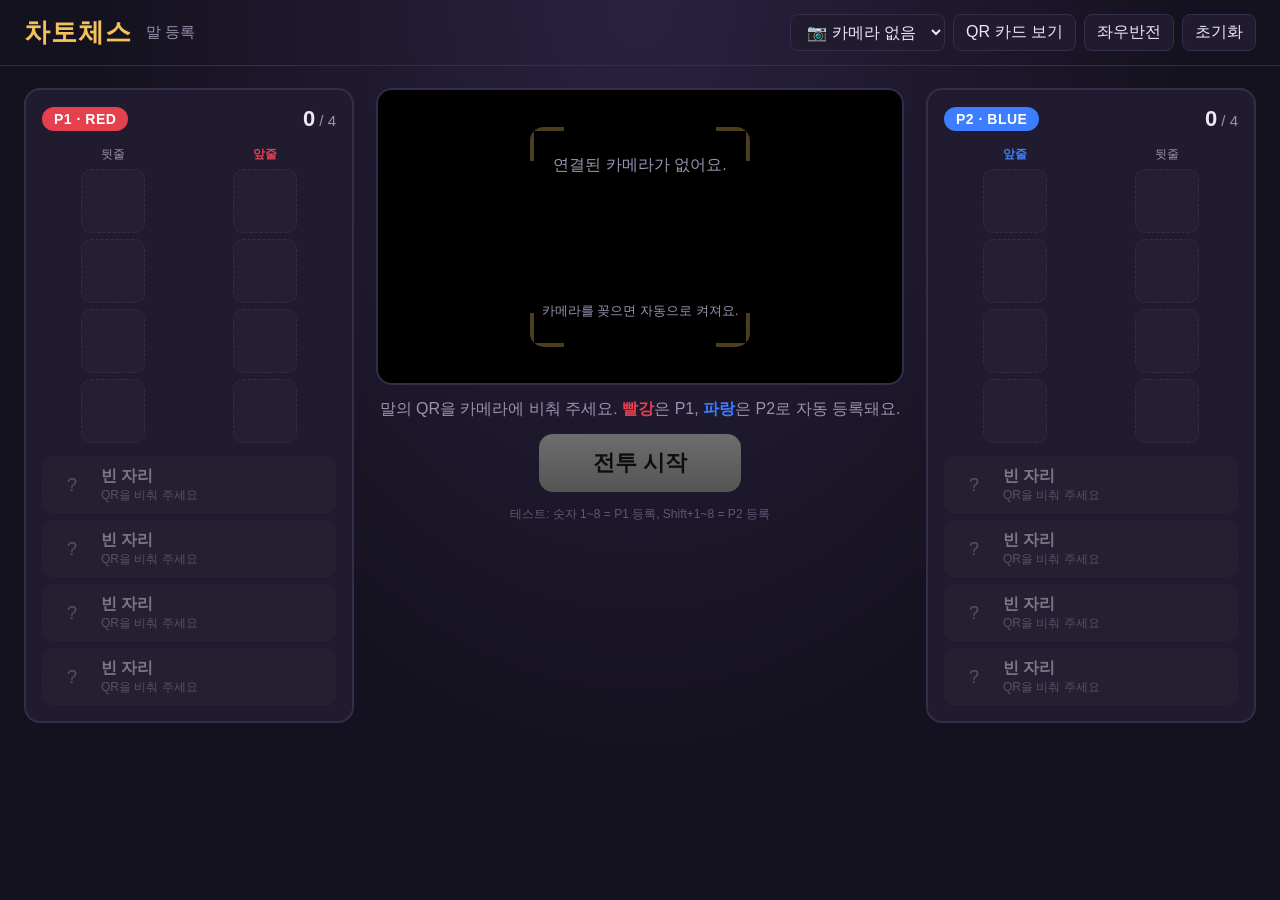
<file: index.html>
<!doctype html>
<html lang="ko">
<head>
  <meta charset="utf-8">
  <meta name="viewport" content="width=device-width, initial-scale=1">
  <title>차토체스 · 말 등록</title>
  <link rel="stylesheet" href="css/style.css">
</head>
<body>
  <header class="top">
    <h1>차토체스</h1>
    <span class="step">말 등록</span>
    <div class="top-right">
      <select id="camSelect" title="카메라 선택"></select>
      <a class="ghost" href="print/qr_cards.html" target="_blank">QR 카드 보기</a>
      <button id="mirrorBtn" class="ghost" title="좌우 반전">좌우반전</button>
      <button id="resetBtn" class="ghost">초기화</button>
    </div>
  </header>

  <main class="reg">
    <section class="team p1" data-team="p1">
      <div class="team-head">
        <span class="badge">P1 · RED</span>
        <span class="count"><b id="p1Count">0</b> / 4</span>
      </div>
      <div class="board" id="p1Board"></div>
      <ul class="roster" id="p1Roster"></ul>
    </section>

    <section class="cam">
      <div class="cam-box" id="camBox">
        <video id="video" playsinline muted></video>
        <canvas id="overlay"></canvas>
        <div class="scan-frame"></div>
        <div id="camMsg" class="cam-msg">카메라 준비 중…</div>
      </div>
      <p class="cam-hint">말의 QR을 카메라에 비춰 주세요. <span class="r">빨강</span>은 P1, <span class="b">파랑</span>은 P2로 자동 등록돼요.</p>
      <button id="startBtn" class="start" disabled>전투 시작</button>
      <p class="dev-hint">테스트: 숫자 1~8 = P1 등록, Shift+1~8 = P2 등록</p>
    </section>

    <section class="team p2" data-team="p2">
      <div class="team-head">
        <span class="badge">P2 · BLUE</span>
        <span class="count"><b id="p2Count">0</b> / 4</span>
      </div>
      <div class="board" id="p2Board"></div>
      <ul class="roster" id="p2Roster"></ul>
    </section>
  </main>

  <div id="toast" class="toast"></div>

  <script src="lib/jsQR.js"></script>
  <script src="js/data.js"></script>
  <script src="js/register.js"></script>
</body>
</html>
</file>
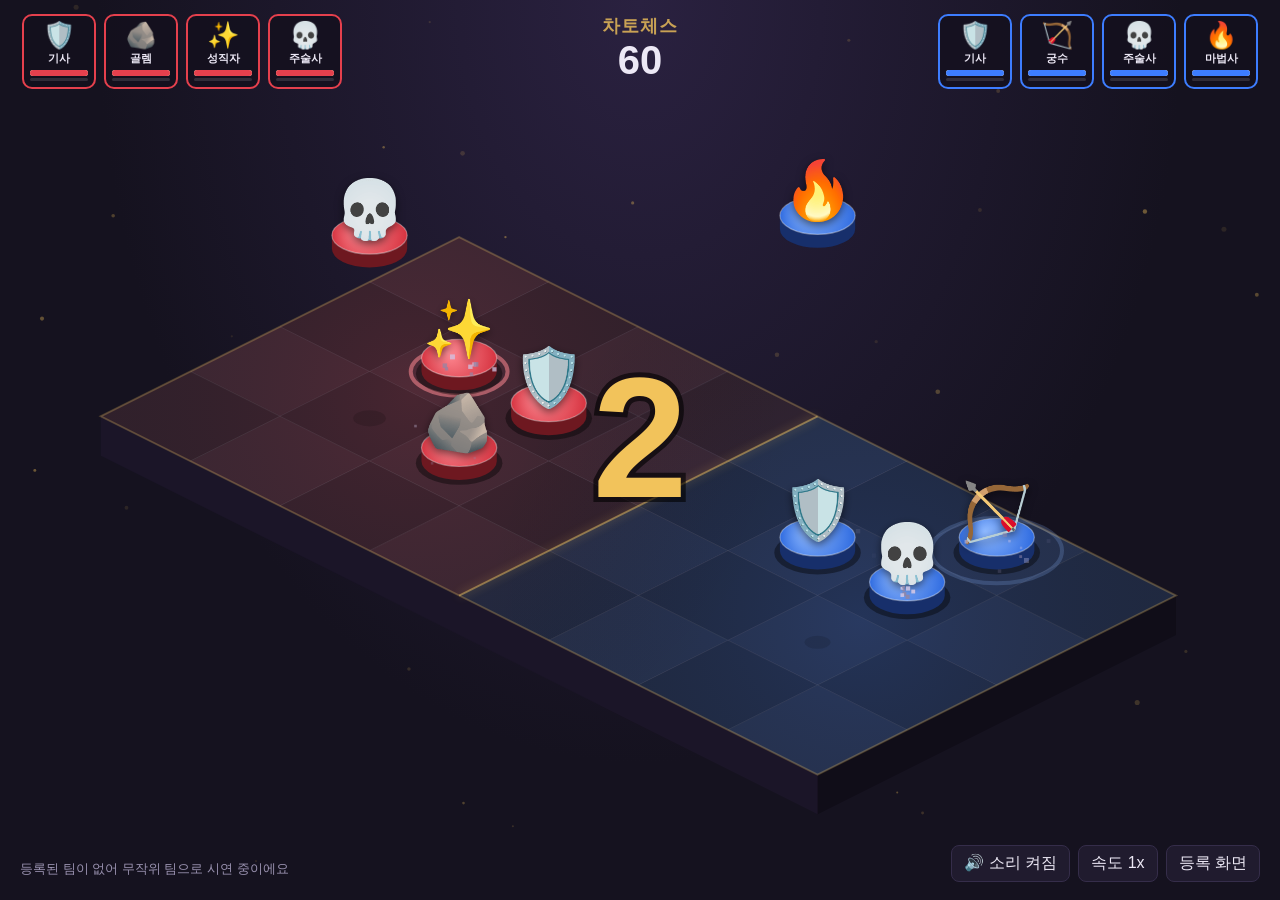
<file: battle.html>
<!doctype html>
<html lang="ko">
<head>
  <meta charset="utf-8">
  <meta name="viewport" content="width=device-width, initial-scale=1">
  <title>차토체스 · 전투</title>
  <link rel="stylesheet" href="css/style.css">
  <link rel="stylesheet" href="css/battle.css">
</head>
<body class="battle-page">
  <header class="hud">
    <div class="hud-team p1" id="hudP1"></div>
    <div class="hud-mid">
      <div class="hud-title">차토체스</div>
      <div class="timer" id="timer">60</div>
    </div>
    <div class="hud-team p2" id="hudP2"></div>
  </header>

  <canvas id="board"></canvas>

  <div class="ctrl">
    <button id="muteBtn" class="ghost">🔊 소리 켜짐</button>
    <button id="speedBtn" class="ghost">속도 1x</button>
    <a class="ghost" href="index.html">등록 화면</a>
  </div>
  <div id="demoNote" class="demo-note" hidden>등록된 팀이 없어 무작위 팀으로 시연 중이에요</div>

  <div id="result" class="result" hidden>
    <div class="result-box">
      <div class="result-sub" id="resultSub"></div>
      <div class="result-title" id="resultTitle"></div>
      <div class="mvp" id="mvp"></div>
      <div class="result-btns">
        <button id="againBtn" class="start">다시 싸우기</button>
        <a class="ghost big" href="index.html" id="newBtn">새로 등록</a>
      </div>
    </div>
  </div>

  <script src="js/data.js"></script>
  <script src="js/sfx.js"></script>
  <script src="js/battle.js"></script>
</body>
</html>
</file>
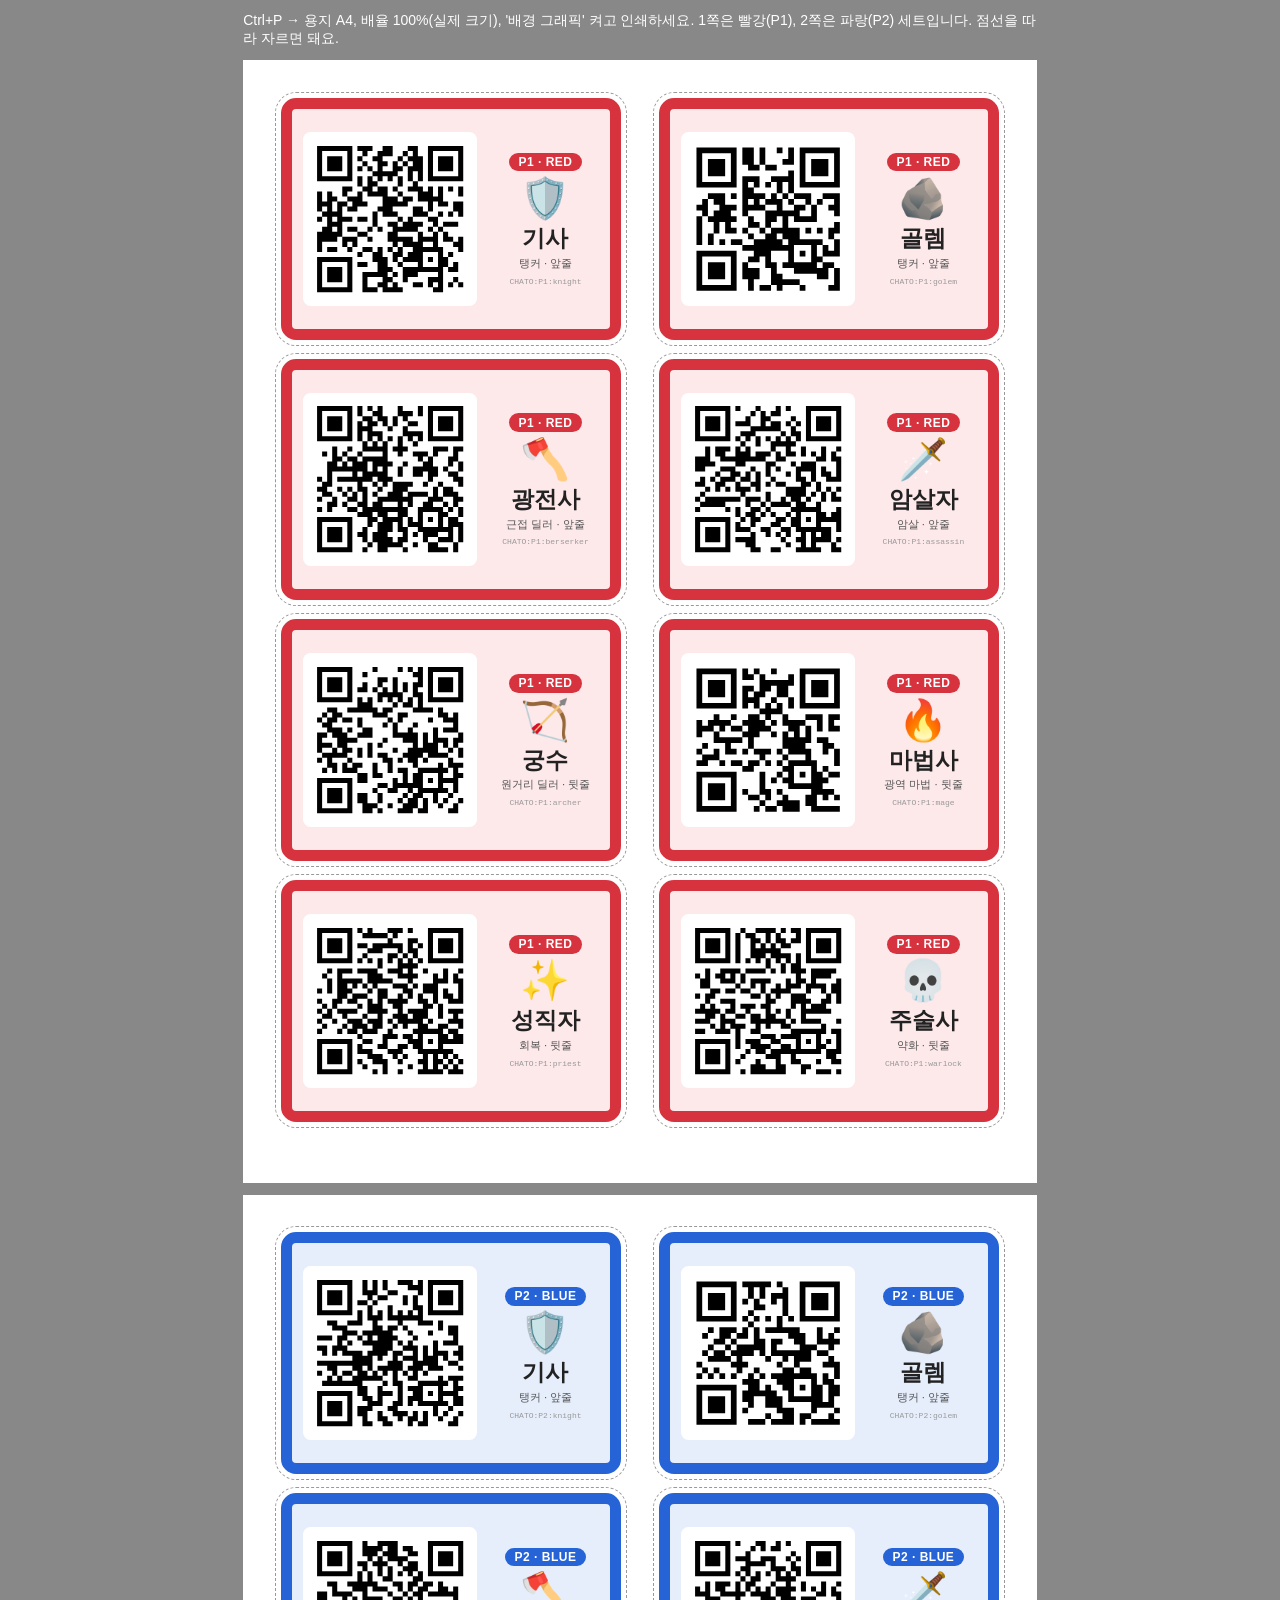
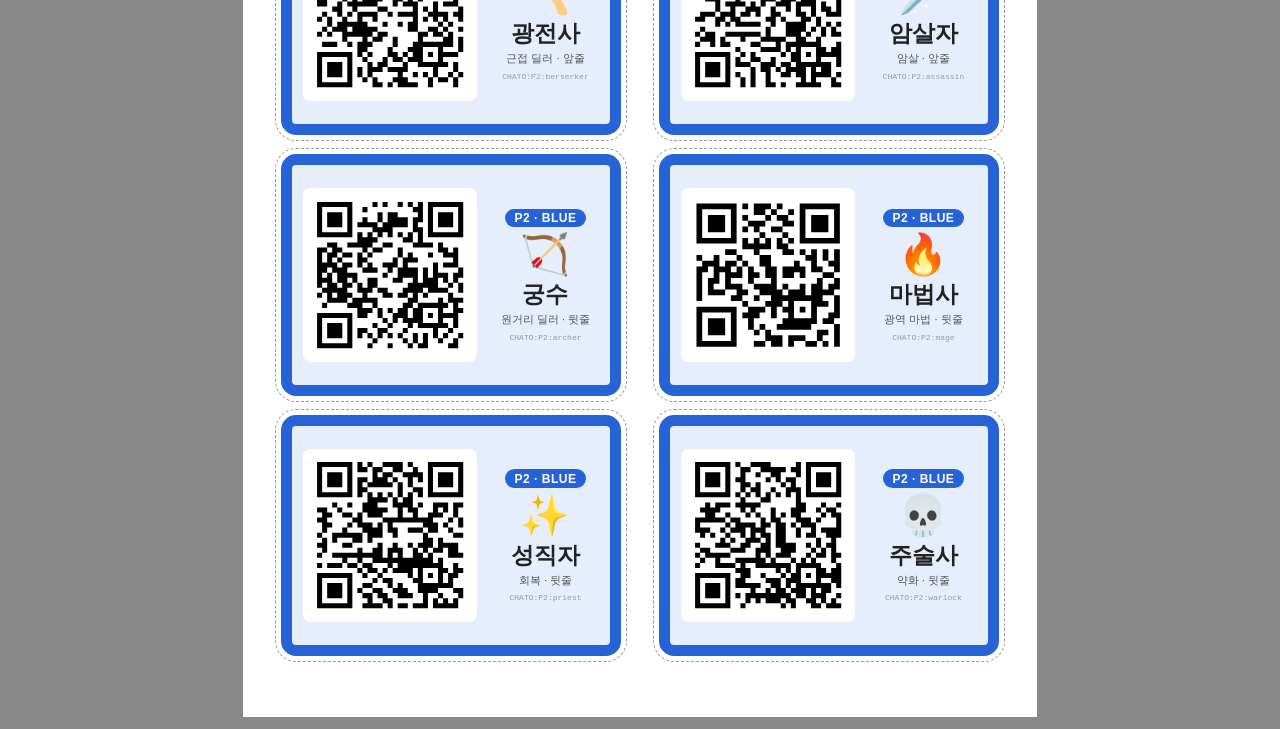
<file: print/qr_cards.html>
<!doctype html>
<html lang="ko"><head><meta charset="utf-8">
<title>차토체스 QR 카드</title>
<style>
  @page { size: A4; margin: 10mm; }
  * { box-sizing: border-box; }
  body { margin: 0; background: #888; font-family: "Pretendard", "Malgun Gothic", sans-serif;
         -webkit-print-color-adjust: exact; print-color-adjust: exact; }
  .hint { max-width: 210mm; margin: 12px auto; color: #fff; font-size: 14px; }
  .page { width: 210mm; height: 297mm; margin: 0 auto 12px; background: #fff; padding: 10mm;
          page-break-after: always; }
  .page:last-child { page-break-after: auto; }
  .grid { display: grid; grid-template-columns: repeat(2, 90mm); grid-auto-rows: 64mm;
          gap: 5mm 10mm; }
  .card { border: 3mm solid var(--c); border-radius: 4mm; background: var(--t);
          display: flex; align-items: center; gap: 4mm; padding: 3mm; outline: 0.3mm dashed #999;
          outline-offset: 1.5mm; }
  .qr { width: 46mm; height: 46mm; flex: none; background: #fff; border-radius: 2mm; padding: 1mm; }
  .qr svg { width: 100%; height: 100%; display: block; }
  .info { flex: 1; min-width: 0; text-align: center; }
  .team { display: inline-block; background: var(--c); color: #fff; font-weight: 800;
          font-size: 9pt; padding: 0.6mm 2.5mm; border-radius: 3mm; letter-spacing: .5px; }
  .icon { font-size: 30pt; line-height: 1.2; margin-top: 1mm;
          font-family: "Segoe UI Emoji", "Apple Color Emoji", "Noto Color Emoji", sans-serif; }
  .name { font-size: 17pt; font-weight: 900; color: #222; }
  .role { font-size: 8.5pt; color: #555; margin-top: .5mm; }
  .code { font-size: 6pt; color: #999; margin-top: 1.5mm; font-family: Consolas, monospace; }
  @media print {
    body { background: none; }
    .hint { display: none; }
    .page { margin: 0; width: auto; height: auto; padding: 0; }
  }
</style></head><body>
<p class="hint">Ctrl+P → 용지 A4, 배율 100%(실제 크기), '배경 그래픽' 켜고 인쇄하세요. 1쪽은 빨강(P1), 2쪽은 파랑(P2) 세트입니다. 점선을 따라 자르면 돼요.</p>
<section class="page"><div class="grid">
    <div class="card" style="--c:#d6333f;--t:#fde8ea">
      <div class="qr"><svg viewBox="0 0 33 33" class="segno"><path fill="#fff" d="M0 0h33v33h-33z"/><path class="qrline" stroke="#000" d="M2 2.5h7m1 0h3m2 0h2m3 0h2m2 0h7m-29 1h1m5 0h1m2 0h1m2 0h3m2 0h1m1 0h1m2 0h1m5 0h1m-29 1h1m1 0h3m1 0h1m1 0h1m2 0h2m3 0h1m1 0h3m1 0h1m1 0h3m1 0h1m-29 1h1m1 0h3m1 0h1m2 0h1m2 0h2m1 0h1m1 0h1m1 0h2m1 0h1m1 0h3m1 0h1m-29 1h1m1 0h3m1 0h1m1 0h1m1 0h1m1 0h1m2 0h2m1 0h3m1 0h1m1 0h3m1 0h1m-29 1h1m5 0h1m4 0h5m2 0h1m1 0h1m1 0h1m5 0h1m-29 1h7m1 0h1m1 0h1m1 0h1m1 0h1m1 0h1m1 0h1m1 0h1m1 0h7m-21 1h1m1 0h2m4 0h1m2 0h1m-15 1h2m2 0h2m1 0h2m1 0h1m2 0h3m1 0h1m1 0h1m1 0h1m1 0h1m-29 1h1m1 0h1m2 0h1m2 0h1m1 0h4m2 0h1m3 0h3m1 0h1m3 0h1m-29 1h1m1 0h2m2 0h3m4 0h3m1 0h2m1 0h5m-25 1h3m1 0h2m1 0h3m3 0h5m4 0h1m1 0h2m1 0h2m-29 1h1m1 0h1m1 0h1m1 0h2m4 0h3m4 0h2m1 0h1m4 0h2m-28 1h4m6 0h1m1 0h3m3 0h3m2 0h1m1 0h1m1 0h1m-29 1h1m1 0h1m1 0h3m1 0h2m1 0h1m4 0h1m1 0h1m3 0h2m-22 1h3m6 0h1m2 0h2m1 0h4m2 0h1m1 0h3m-27 1h2m1 0h1m1 0h2m2 0h1m1 0h1m2 0h5m2 0h1m1 0h1m-25 1h5m3 0h2m4 0h2m4 0h1m2 0h1m1 0h1m-26 1h4m1 0h3m2 0h1m3 0h5m1 0h4m1 0h2m1 0h1m-29 1h1m4 0h1m1 0h1m7 0h1m1 0h4m2 0h1m3 0h2m-29 1h1m1 0h2m2 0h1m2 0h2m1 0h1m1 0h1m1 0h1m2 0h6m3 0h1m-21 1h1m2 0h2m2 0h2m1 0h3m3 0h1m1 0h1m-27 1h7m4 0h3m1 0h1m1 0h4m1 0h1m1 0h2m-26 1h1m5 0h1m1 0h2m2 0h2m2 0h1m3 0h1m3 0h2m1 0h1m-28 1h1m1 0h3m1 0h1m5 0h3m2 0h8m1 0h2m-28 1h1m1 0h3m1 0h1m2 0h5m1 0h1m1 0h3m4 0h1m-25 1h1m1 0h3m1 0h1m2 0h1m3 0h2m2 0h1m4 0h3m2 0h1m-28 1h1m5 0h1m2 0h1m2 0h2m1 0h1m3 0h2m1 0h1m1 0h1m1 0h1m1 0h1m-29 1h7m2 0h3m1 0h4m6 0h2"/></svg></div>
      <div class="info">
        <div class="team">P1 · RED</div>
        <div class="icon">🛡️</div>
        <div class="name">기사</div>
        <div class="role">탱커 · 앞줄</div>
        <div class="code">CHATO:P1:knight</div>
      </div>
    </div>
    <div class="card" style="--c:#d6333f;--t:#fde8ea">
      <div class="qr"><svg viewBox="0 0 29 29" class="segno"><path fill="#fff" d="M0 0h29v29h-29z"/><path class="qrline" stroke="#000" d="M2 2.5h7m1 0h2m1 0h1m2 0h1m1 0h1m1 0h7m-25 1h1m5 0h1m1 0h2m1 0h1m4 0h1m1 0h1m5 0h1m-25 1h1m1 0h3m1 0h1m1 0h2m1 0h1m3 0h2m1 0h1m1 0h3m1 0h1m-25 1h1m1 0h3m1 0h1m2 0h2m1 0h2m4 0h1m1 0h3m1 0h1m-25 1h1m1 0h3m1 0h1m9 0h1m1 0h1m1 0h3m1 0h1m-25 1h1m5 0h1m1 0h3m2 0h4m1 0h1m5 0h1m-25 1h7m1 0h1m1 0h1m1 0h1m1 0h1m1 0h1m1 0h7m-17 1h2m4 0h1m1 0h1m-15 1h3m1 0h1m1 0h4m1 0h1m1 0h1m1 0h3m2 0h3m-24 1h1m1 0h2m3 0h1m1 0h1m1 0h3m1 0h1m2 0h1m1 0h1m2 0h1m-25 1h2m2 0h3m1 0h4m2 0h1m2 0h2m1 0h1m2 0h2m-24 1h1m1 0h3m2 0h1m3 0h6m2 0h1m3 0h1m-25 1h1m1 0h5m2 0h1m2 0h2m1 0h1m1 0h4m-21 1h1m2 0h1m1 0h1m3 0h2m1 0h1m2 0h1m8 0h1m-25 1h1m2 0h1m1 0h2m1 0h1m2 0h1m1 0h5m1 0h1m1 0h1m1 0h2m-25 1h1m1 0h1m6 0h1m2 0h2m1 0h3m5 0h1m-24 1h1m1 0h1m1 0h1m1 0h2m2 0h5m1 0h6m2 0h1m-17 1h9m3 0h1m1 0h1m1 0h1m-25 1h7m3 0h3m3 0h1m1 0h1m1 0h1m1 0h3m-25 1h1m5 0h1m2 0h2m1 0h1m3 0h1m3 0h2m-22 1h1m1 0h3m1 0h1m1 0h1m3 0h2m1 0h6m1 0h2m-24 1h1m1 0h3m1 0h1m1 0h3m2 0h1m3 0h6m1 0h1m-25 1h1m1 0h3m1 0h1m1 0h3m2 0h2m6 0h2m1 0h1m-25 1h1m5 0h1m2 0h1m3 0h5m6 0h1m-25 1h7m2 0h1m1 0h2m1 0h1m3 0h1m4 0h2"/></svg></div>
      <div class="info">
        <div class="team">P1 · RED</div>
        <div class="icon">🪨</div>
        <div class="name">골렘</div>
        <div class="role">탱커 · 앞줄</div>
        <div class="code">CHATO:P1:golem</div>
      </div>
    </div>
    <div class="card" style="--c:#d6333f;--t:#fde8ea">
      <div class="qr"><svg viewBox="0 0 33 33" class="segno"><path fill="#fff" d="M0 0h33v33h-33z"/><path class="qrline" stroke="#000" d="M2 2.5h7m1 0h1m1 0h1m1 0h1m3 0h1m3 0h1m1 0h7m-29 1h1m5 0h1m1 0h1m2 0h2m3 0h3m1 0h1m1 0h1m5 0h1m-29 1h1m1 0h3m1 0h1m2 0h2m1 0h2m1 0h1m1 0h1m4 0h1m1 0h3m1 0h1m-29 1h1m1 0h3m1 0h1m1 0h1m1 0h2m1 0h1m1 0h1m2 0h2m2 0h1m1 0h3m1 0h1m-29 1h1m1 0h3m1 0h1m1 0h3m3 0h1m2 0h1m4 0h1m1 0h3m1 0h1m-29 1h1m5 0h1m1 0h1m1 0h3m4 0h4m1 0h1m5 0h1m-29 1h7m1 0h1m1 0h1m1 0h1m1 0h1m1 0h1m1 0h1m1 0h1m1 0h7m-20 1h1m1 0h1m1 0h1m2 0h1m2 0h1m-17 1h1m2 0h1m2 0h5m1 0h3m5 0h3m1 0h2m-28 1h1m1 0h1m1 0h1m2 0h1m4 0h1m2 0h1m2 0h3m1 0h1m3 0h1m-25 1h2m1 0h2m1 0h5m6 0h1m1 0h1m3 0h2m-26 1h2m1 0h1m1 0h3m1 0h4m2 0h1m3 0h2m3 0h1m1 0h1m-27 1h8m1 0h1m1 0h1m2 0h1m2 0h5m1 0h1m2 0h1m-27 1h1m4 0h1m1 0h5m2 0h1m2 0h2m1 0h2m2 0h2m-28 1h1m1 0h1m1 0h7m1 0h3m7 0h1m4 0h2m-28 1h2m5 0h1m2 0h1m1 0h1m1 0h4m2 0h1m2 0h1m3 0h1m-29 1h2m2 0h1m1 0h1m1 0h2m2 0h1m2 0h3m5 0h1m1 0h2m-26 1h2m2 0h1m1 0h1m1 0h1m1 0h1m2 0h3m1 0h4m1 0h1m1 0h3m-28 1h1m2 0h1m2 0h2m1 0h1m2 0h7m3 0h3m2 0h2m-27 1h2m1 0h1m2 0h2m1 0h2m3 0h1m1 0h1m2 0h2m2 0h1m1 0h1m-28 1h1m1 0h1m3 0h2m1 0h9m2 0h5m1 0h1m1 0h1m-21 1h3m1 0h2m2 0h2m2 0h1m3 0h2m2 0h1m-29 1h7m3 0h2m1 0h4m1 0h1m1 0h1m1 0h1m1 0h1m1 0h2m-28 1h1m5 0h1m3 0h1m1 0h3m1 0h1m1 0h3m3 0h1m1 0h3m-29 1h1m1 0h3m1 0h1m2 0h1m2 0h3m1 0h2m2 0h7m1 0h1m-29 1h1m1 0h3m1 0h1m1 0h2m1 0h3m3 0h1m1 0h1m1 0h3m2 0h1m1 0h1m-29 1h1m1 0h3m1 0h1m2 0h1m1 0h4m1 0h2m3 0h1m2 0h3m1 0h1m-29 1h1m5 0h1m3 0h1m1 0h5m2 0h1m2 0h2m3 0h1m-28 1h7m2 0h1m2 0h2m3 0h1m4 0h4m1 0h1"/></svg></div>
      <div class="info">
        <div class="team">P1 · RED</div>
        <div class="icon">🪓</div>
        <div class="name">광전사</div>
        <div class="role">근접 딜러 · 앞줄</div>
        <div class="code">CHATO:P1:berserker</div>
      </div>
    </div>
    <div class="card" style="--c:#d6333f;--t:#fde8ea">
      <div class="qr"><svg viewBox="0 0 33 33" class="segno"><path fill="#fff" d="M0 0h33v33h-33z"/><path class="qrline" stroke="#000" d="M2 2.5h7m1 0h1m3 0h1m3 0h1m1 0h1m3 0h7m-29 1h1m5 0h1m4 0h1m1 0h1m1 0h2m5 0h1m5 0h1m-29 1h1m1 0h3m1 0h1m3 0h1m2 0h2m4 0h1m2 0h1m1 0h3m1 0h1m-29 1h1m1 0h3m1 0h1m1 0h3m2 0h1m1 0h2m1 0h1m1 0h1m1 0h1m1 0h3m1 0h1m-29 1h1m1 0h3m1 0h1m4 0h6m2 0h1m2 0h1m1 0h3m1 0h1m-29 1h1m5 0h1m2 0h3m5 0h1m1 0h2m1 0h1m5 0h1m-29 1h7m1 0h1m1 0h1m1 0h1m1 0h1m1 0h1m1 0h1m1 0h1m1 0h7m-20 1h1m2 0h1m2 0h5m-18 1h1m1 0h3m1 0h1m1 0h1m4 0h1m2 0h1m2 0h1m3 0h1m2 0h1m-27 1h1m1 0h2m2 0h3m1 0h3m1 0h1m1 0h2m1 0h1m1 0h1m1 0h1m1 0h1m-28 1h3m2 0h9m2 0h2m6 0h2m1 0h2m-29 1h4m4 0h2m4 0h2m3 0h1m1 0h3m4 0h1m-29 1h2m3 0h3m3 0h1m2 0h1m1 0h1m3 0h4m1 0h1m2 0h1m-25 1h1m2 0h2m1 0h1m1 0h1m1 0h1m3 0h1m1 0h1m2 0h1m1 0h2m1 0h1m-28 1h1m1 0h1m1 0h3m1 0h2m1 0h1m2 0h1m4 0h2m1 0h1m2 0h3m-29 1h2m2 0h2m2 0h1m2 0h2m1 0h1m1 0h2m3 0h2m1 0h1m-23 1h1m1 0h1m1 0h1m1 0h3m1 0h1m5 0h4m2 0h1m1 0h1m1 0h1m-28 1h1m7 0h1m4 0h1m3 0h4m1 0h1m1 0h1m1 0h1m-28 1h1m1 0h7m1 0h3m1 0h1m2 0h1m1 0h2m1 0h1m2 0h1m1 0h2m-28 1h5m4 0h1m2 0h1m1 0h4m1 0h2m2 0h1m-25 1h1m5 0h1m1 0h1m2 0h2m1 0h1m4 0h6m3 0h1m-21 1h1m1 0h2m1 0h1m1 0h1m2 0h1m1 0h1m3 0h2m1 0h2m-29 1h7m2 0h1m1 0h2m3 0h2m1 0h2m1 0h1m1 0h5m-29 1h1m5 0h1m1 0h1m2 0h1m3 0h2m2 0h2m3 0h1m3 0h1m-29 1h1m1 0h3m1 0h1m1 0h3m2 0h2m2 0h2m1 0h7m1 0h1m-29 1h1m1 0h3m1 0h1m4 0h1m2 0h1m1 0h1m1 0h1m2 0h1m1 0h1m1 0h2m-27 1h1m1 0h3m1 0h1m1 0h4m5 0h1m2 0h2m1 0h4m1 0h1m-29 1h1m5 0h1m3 0h2m6 0h1m2 0h1m1 0h1m3 0h1m-28 1h7m4 0h2m2 0h2m3 0h5m2 0h2"/></svg></div>
      <div class="info">
        <div class="team">P1 · RED</div>
        <div class="icon">🗡️</div>
        <div class="name">암살자</div>
        <div class="role">암살 · 앞줄</div>
        <div class="code">CHATO:P1:assassin</div>
      </div>
    </div>
    <div class="card" style="--c:#d6333f;--t:#fde8ea">
      <div class="qr"><svg viewBox="0 0 33 33" class="segno"><path fill="#fff" d="M0 0h33v33h-33z"/><path class="qrline" stroke="#000" d="M2 2.5h7m4 0h1m4 0h1m1 0h1m1 0h1m1 0h7m-29 1h1m5 0h1m2 0h1m9 0h2m1 0h1m5 0h1m-29 1h1m1 0h3m1 0h1m5 0h2m1 0h1m4 0h1m1 0h1m1 0h3m1 0h1m-29 1h1m1 0h3m1 0h1m2 0h1m2 0h1m2 0h1m1 0h1m1 0h2m1 0h1m1 0h3m1 0h1m-29 1h1m1 0h3m1 0h1m1 0h2m1 0h1m1 0h1m1 0h1m1 0h1m1 0h1m2 0h1m1 0h3m1 0h1m-29 1h1m5 0h1m5 0h5m2 0h2m1 0h1m5 0h1m-29 1h7m1 0h1m1 0h1m1 0h1m1 0h1m1 0h1m1 0h1m1 0h1m1 0h7m-21 1h3m4 0h1m1 0h2m1 0h1m-19 1h2m2 0h6m1 0h2m4 0h4m1 0h1m-24 1h1m1 0h2m6 0h3m2 0h2m6 0h2m1 0h1m-28 1h1m1 0h2m1 0h2m1 0h1m5 0h1m1 0h1m5 0h1m2 0h3m-27 1h2m5 0h1m4 0h1m1 0h1m3 0h1m7 0h1m-26 1h3m1 0h1m2 0h2m4 0h1m2 0h1m4 0h1m1 0h3m-28 1h2m1 0h3m2 0h3m4 0h5m1 0h1m1 0h1m4 0h1m-29 1h1m3 0h4m5 0h1m3 0h3m1 0h1m1 0h3m1 0h2m-29 1h3m1 0h2m4 0h1m1 0h1m6 0h1m1 0h3m1 0h1m1 0h1m-28 1h1m2 0h1m1 0h2m1 0h1m1 0h1m4 0h1m2 0h6m2 0h1m1 0h1m-28 1h5m2 0h1m1 0h1m1 0h2m3 0h4m1 0h4m2 0h1m-29 1h1m1 0h1m3 0h1m6 0h2m1 0h1m1 0h2m1 0h1m4 0h1m-25 1h2m1 0h1m1 0h2m2 0h1m2 0h1m4 0h1m4 0h1m1 0h3m-28 1h1m1 0h1m1 0h3m3 0h1m2 0h1m1 0h2m2 0h6m1 0h1m-20 1h2m1 0h2m4 0h1m1 0h2m3 0h1m2 0h2m-29 1h7m1 0h2m5 0h1m1 0h1m1 0h2m1 0h1m1 0h4m-28 1h1m5 0h1m5 0h2m1 0h6m3 0h1m2 0h1m-28 1h1m1 0h3m1 0h1m4 0h1m2 0h2m2 0h1m1 0h6m1 0h1m-28 1h1m1 0h3m1 0h1m1 0h2m2 0h1m4 0h1m1 0h2m2 0h1m2 0h1m-27 1h1m1 0h3m1 0h1m1 0h2m2 0h1m3 0h1m1 0h2m1 0h1m1 0h1m1 0h1m2 0h1m-29 1h1m5 0h1m2 0h3m2 0h1m2 0h3m1 0h1m2 0h1m2 0h1m-28 1h7m2 0h2m1 0h1m3 0h3m1 0h2m4 0h2"/></svg></div>
      <div class="info">
        <div class="team">P1 · RED</div>
        <div class="icon">🏹</div>
        <div class="name">궁수</div>
        <div class="role">원거리 딜러 · 뒷줄</div>
        <div class="code">CHATO:P1:archer</div>
      </div>
    </div>
    <div class="card" style="--c:#d6333f;--t:#fde8ea">
      <div class="qr"><svg viewBox="0 0 29 29" class="segno"><path fill="#fff" d="M0 0h29v29h-29z"/><path class="qrline" stroke="#000" d="M2 2.5h7m1 0h1m1 0h1m2 0h1m4 0h7m-25 1h1m5 0h1m1 0h2m1 0h1m4 0h1m1 0h1m5 0h1m-25 1h1m1 0h3m1 0h1m4 0h6m1 0h1m1 0h3m1 0h1m-25 1h1m1 0h3m1 0h1m1 0h2m1 0h2m1 0h2m2 0h1m1 0h3m1 0h1m-25 1h1m1 0h3m1 0h1m1 0h1m1 0h2m2 0h2m2 0h1m1 0h3m1 0h1m-25 1h1m5 0h1m1 0h3m2 0h1m2 0h1m1 0h1m5 0h1m-25 1h7m1 0h1m1 0h1m1 0h1m1 0h1m1 0h1m1 0h7m-14 1h4m-12 1h1m2 0h1m2 0h2m1 0h1m2 0h1m3 0h3m1 0h2m-25 1h1m1 0h4m2 0h4m1 0h1m1 0h4m2 0h1m1 0h1m-24 1h3m1 0h1m1 0h2m1 0h4m3 0h2m1 0h1m1 0h1m1 0h2m-25 1h1m2 0h1m4 0h3m2 0h1m1 0h1m1 0h1m1 0h1m-17 1h5m1 0h1m5 0h5m1 0h2m-22 1h1m3 0h1m3 0h1m5 0h4m3 0h2m-24 1h1m2 0h1m1 0h2m1 0h1m1 0h3m1 0h1m1 0h4m2 0h1m1 0h1m-24 1h3m7 0h1m3 0h1m3 0h1m4 0h1m-25 1h2m2 0h1m1 0h2m1 0h2m1 0h1m1 0h1m1 0h5m3 0h1m-17 1h2m5 0h2m3 0h1m1 0h1m-23 1h7m4 0h1m2 0h1m1 0h1m1 0h1m1 0h2m1 0h2m-25 1h1m5 0h1m4 0h1m1 0h1m1 0h2m3 0h3m-23 1h1m1 0h3m1 0h1m4 0h1m4 0h6m-22 1h1m1 0h3m1 0h1m1 0h1m2 0h2m1 0h1m5 0h4m-24 1h1m1 0h3m1 0h1m2 0h2m1 0h1m2 0h1m3 0h2m1 0h1m1 0h1m-25 1h1m5 0h1m4 0h1m2 0h4m1 0h2m-21 1h7m3 0h1m1 0h2m1 0h3m2 0h5"/></svg></div>
      <div class="info">
        <div class="team">P1 · RED</div>
        <div class="icon">🔥</div>
        <div class="name">마법사</div>
        <div class="role">광역 마법 · 뒷줄</div>
        <div class="code">CHATO:P1:mage</div>
      </div>
    </div>
    <div class="card" style="--c:#d6333f;--t:#fde8ea">
      <div class="qr"><svg viewBox="0 0 33 33" class="segno"><path fill="#fff" d="M0 0h33v33h-33z"/><path class="qrline" stroke="#000" d="M2 2.5h7m1 0h1m1 0h1m3 0h3m1 0h1m3 0h7m-29 1h1m5 0h1m2 0h5m1 0h1m6 0h1m5 0h1m-29 1h1m1 0h3m1 0h1m7 0h1m3 0h2m2 0h1m1 0h3m1 0h1m-29 1h1m1 0h3m1 0h1m1 0h2m1 0h6m1 0h1m1 0h1m1 0h1m1 0h3m1 0h1m-29 1h1m1 0h3m1 0h1m3 0h3m3 0h1m1 0h2m2 0h1m1 0h3m1 0h1m-29 1h1m5 0h1m2 0h1m4 0h2m1 0h1m1 0h1m2 0h1m5 0h1m-29 1h7m1 0h1m1 0h1m1 0h1m1 0h1m1 0h1m1 0h1m1 0h1m1 0h7m-17 1h1m3 0h4m-18 1h1m1 0h3m1 0h4m2 0h3m1 0h1m2 0h1m3 0h1m2 0h1m-28 1h1m2 0h1m5 0h3m3 0h4m3 0h1m1 0h1m1 0h1m-26 1h1m1 0h5m1 0h5m3 0h1m4 0h3m1 0h2m-27 1h1m1 0h2m1 0h1m1 0h1m1 0h1m3 0h3m1 0h1m1 0h3m4 0h1m-29 1h1m1 0h1m1 0h3m3 0h1m1 0h2m3 0h2m2 0h3m1 0h1m2 0h1m-25 1h2m1 0h3m2 0h2m2 0h1m1 0h1m1 0h1m2 0h1m1 0h2m1 0h1m-29 1h1m2 0h2m1 0h2m2 0h1m1 0h1m1 0h4m2 0h2m1 0h1m2 0h3m-28 1h1m1 0h1m4 0h1m1 0h3m2 0h2m4 0h2m1 0h1m-25 1h1m1 0h1m1 0h4m2 0h4m2 0h1m1 0h4m2 0h1m1 0h3m-28 1h2m2 0h1m3 0h1m2 0h1m2 0h3m1 0h3m2 0h1m2 0h1m-28 1h1m2 0h1m2 0h3m1 0h3m1 0h1m1 0h5m1 0h1m3 0h3m-28 1h1m3 0h1m1 0h3m1 0h2m2 0h1m1 0h1m2 0h2m2 0h2m2 0h1m-29 1h1m3 0h1m1 0h2m1 0h3m2 0h1m4 0h6m1 0h2m-20 1h1m4 0h3m1 0h2m1 0h1m3 0h2m1 0h2m-29 1h7m2 0h2m2 0h1m4 0h3m1 0h1m1 0h5m-29 1h1m5 0h1m1 0h1m3 0h2m2 0h2m1 0h2m3 0h1m-25 1h1m1 0h3m1 0h1m1 0h3m3 0h3m3 0h7m-27 1h1m1 0h3m1 0h1m3 0h3m2 0h1m1 0h1m3 0h1m1 0h1m1 0h1m1 0h1m-28 1h1m1 0h3m1 0h1m1 0h1m2 0h3m2 0h1m3 0h2m1 0h2m1 0h1m1 0h1m-29 1h1m5 0h1m2 0h1m3 0h1m4 0h1m2 0h1m1 0h1m1 0h1m1 0h1m-28 1h7m4 0h1m1 0h1m2 0h1m3 0h5m1 0h3"/></svg></div>
      <div class="info">
        <div class="team">P1 · RED</div>
        <div class="icon">✨</div>
        <div class="name">성직자</div>
        <div class="role">회복 · 뒷줄</div>
        <div class="code">CHATO:P1:priest</div>
      </div>
    </div>
    <div class="card" style="--c:#d6333f;--t:#fde8ea">
      <div class="qr"><svg viewBox="0 0 33 33" class="segno"><path fill="#fff" d="M0 0h33v33h-33z"/><path class="qrline" stroke="#000" d="M2 2.5h7m2 0h1m2 0h4m1 0h1m1 0h2m1 0h7m-29 1h1m5 0h1m1 0h1m1 0h2m2 0h1m1 0h1m3 0h1m1 0h1m5 0h1m-29 1h1m1 0h3m1 0h1m1 0h1m2 0h2m1 0h1m1 0h2m1 0h2m1 0h1m1 0h3m1 0h1m-29 1h1m1 0h3m1 0h1m1 0h1m2 0h1m1 0h1m1 0h1m1 0h2m3 0h1m1 0h3m1 0h1m-29 1h1m1 0h3m1 0h1m1 0h1m2 0h6m5 0h1m1 0h3m1 0h1m-29 1h1m5 0h1m1 0h1m2 0h3m1 0h4m1 0h1m1 0h1m5 0h1m-29 1h7m1 0h1m1 0h1m1 0h1m1 0h1m1 0h1m1 0h1m1 0h1m1 0h7m-15 1h1m2 0h1m1 0h2m-19 1h1m2 0h4m1 0h4m1 0h1m1 0h1m1 0h3m1 0h5m-28 1h1m1 0h1m1 0h2m1 0h1m1 0h1m10 0h1m2 0h4m-26 1h2m2 0h3m1 0h1m1 0h4m3 0h1m1 0h2m1 0h1m4 0h1m-28 1h2m5 0h1m2 0h1m1 0h1m2 0h1m1 0h3m1 0h4m1 0h2m-26 1h2m1 0h2m1 0h2m2 0h1m1 0h4m3 0h1m2 0h1m1 0h2m-29 1h1m1 0h2m7 0h2m1 0h1m1 0h1m2 0h3m4 0h1m1 0h1m-27 1h1m2 0h3m6 0h2m3 0h4m2 0h2m1 0h1m-28 1h1m1 0h1m3 0h1m1 0h3m1 0h2m4 0h1m1 0h1m1 0h3m-26 1h5m1 0h2m2 0h1m3 0h1m1 0h1m1 0h1m2 0h6m-25 1h2m1 0h1m2 0h2m1 0h2m1 0h2m2 0h1m2 0h1m-22 1h3m2 0h3m3 0h7m1 0h1m1 0h4m3 0h1m-26 1h1m1 0h1m1 0h3m2 0h1m1 0h1m2 0h2m6 0h1m-26 1h2m2 0h3m1 0h1m2 0h2m6 0h7m1 0h2m-21 1h1m4 0h3m1 0h4m3 0h1m3 0h1m-29 1h7m1 0h1m1 0h3m2 0h2m3 0h1m1 0h1m1 0h1m1 0h1m1 0h1m-29 1h1m5 0h1m1 0h1m2 0h4m2 0h2m1 0h1m3 0h2m2 0h1m-29 1h1m1 0h3m1 0h1m3 0h1m1 0h2m1 0h10m1 0h3m-29 1h1m1 0h3m1 0h1m2 0h1m4 0h3m2 0h1m6 0h2m-28 1h1m1 0h3m1 0h1m1 0h1m3 0h1m3 0h1m2 0h2m3 0h1m2 0h2m-29 1h1m5 0h1m4 0h3m2 0h2m3 0h2m-23 1h7m2 0h1m1 0h7m3 0h1m2 0h3m1 0h1"/></svg></div>
      <div class="info">
        <div class="team">P1 · RED</div>
        <div class="icon">💀</div>
        <div class="name">주술사</div>
        <div class="role">약화 · 뒷줄</div>
        <div class="code">CHATO:P1:warlock</div>
      </div>
    </div></div></section><section class="page"><div class="grid">
    <div class="card" style="--c:#2563d6;--t:#e6eefc">
      <div class="qr"><svg viewBox="0 0 33 33" class="segno"><path fill="#fff" d="M0 0h33v33h-33z"/><path class="qrline" stroke="#000" d="M2 2.5h7m2 0h1m1 0h1m1 0h1m2 0h3m1 0h1m1 0h7m-29 1h1m5 0h1m2 0h1m1 0h1m1 0h1m4 0h3m1 0h1m5 0h1m-29 1h1m1 0h3m1 0h1m2 0h3m2 0h2m4 0h1m1 0h1m1 0h3m1 0h1m-29 1h1m1 0h3m1 0h1m3 0h1m1 0h2m3 0h1m1 0h1m2 0h1m1 0h3m1 0h1m-29 1h1m1 0h3m1 0h1m1 0h2m1 0h1m5 0h1m1 0h1m2 0h1m1 0h3m1 0h1m-29 1h1m5 0h1m3 0h1m3 0h1m4 0h2m1 0h1m5 0h1m-29 1h7m1 0h1m1 0h1m1 0h1m1 0h1m1 0h1m1 0h1m1 0h1m1 0h7m-21 1h1m1 0h3m1 0h7m-19 1h2m2 0h3m2 0h1m4 0h1m3 0h3m1 0h1m-22 1h3m5 0h2m1 0h2m1 0h1m6 0h1m1 0h2m-23 1h3m1 0h6m3 0h1m3 0h1m3 0h2m-28 1h3m1 0h2m2 0h1m1 0h1m1 0h4m3 0h1m7 0h1m-24 1h1m1 0h1m2 0h6m1 0h1m1 0h1m4 0h1m1 0h3m-28 1h2m1 0h3m5 0h4m2 0h3m1 0h1m1 0h1m4 0h1m-28 1h1m1 0h1m1 0h4m1 0h4m1 0h2m2 0h1m1 0h1m1 0h3m1 0h2m-22 1h4m1 0h1m2 0h1m1 0h3m1 0h3m1 0h1m2 0h1m-29 1h11m3 0h3m2 0h5m2 0h2m-26 1h2m3 0h2m1 0h1m1 0h5m1 0h3m1 0h3m3 0h1m-29 1h1m2 0h1m1 0h2m1 0h2m1 0h1m1 0h1m1 0h1m1 0h1m1 0h1m1 0h1m-20 1h1m1 0h1m2 0h6m2 0h1m2 0h2m4 0h1m1 0h3m-28 1h8m4 0h1m1 0h2m3 0h6m1 0h1m-20 1h2m2 0h1m3 0h1m1 0h3m3 0h1m2 0h2m-29 1h7m1 0h2m2 0h3m1 0h1m2 0h2m1 0h1m1 0h4m-28 1h1m5 0h1m2 0h2m1 0h1m3 0h1m1 0h3m3 0h1m2 0h2m-29 1h1m1 0h3m1 0h1m3 0h3m2 0h2m1 0h1m1 0h6m1 0h2m-29 1h1m1 0h3m1 0h1m1 0h3m3 0h2m7 0h1m2 0h1m-27 1h1m1 0h3m1 0h1m1 0h2m2 0h1m2 0h3m1 0h1m1 0h1m1 0h1m1 0h1m2 0h1m-29 1h1m5 0h1m2 0h1m2 0h2m2 0h1m1 0h2m1 0h1m2 0h1m2 0h1m-28 1h7m2 0h2m2 0h2m3 0h1m1 0h2m4 0h2"/></svg></div>
      <div class="info">
        <div class="team">P2 · BLUE</div>
        <div class="icon">🛡️</div>
        <div class="name">기사</div>
        <div class="role">탱커 · 앞줄</div>
        <div class="code">CHATO:P2:knight</div>
      </div>
    </div>
    <div class="card" style="--c:#2563d6;--t:#e6eefc">
      <div class="qr"><svg viewBox="0 0 29 29" class="segno"><path fill="#fff" d="M0 0h29v29h-29z"/><path class="qrline" stroke="#000" d="M2 2.5h7m1 0h5m1 0h1m3 0h7m-25 1h1m5 0h1m2 0h1m1 0h1m3 0h1m2 0h1m5 0h1m-25 1h1m1 0h3m1 0h1m2 0h1m1 0h1m1 0h3m2 0h1m1 0h3m1 0h1m-25 1h1m1 0h3m1 0h1m1 0h1m1 0h1m2 0h1m1 0h1m2 0h1m1 0h3m1 0h1m-25 1h1m1 0h3m1 0h1m3 0h2m3 0h1m2 0h1m1 0h3m1 0h1m-25 1h1m5 0h1m2 0h1m5 0h1m2 0h1m5 0h1m-25 1h7m1 0h1m1 0h1m1 0h1m1 0h1m1 0h1m1 0h7m-16 1h1m4 0h1m-13 1h1m1 0h3m1 0h1m1 0h1m1 0h6m3 0h1m2 0h1m-24 1h1m2 0h2m1 0h2m1 0h1m5 0h3m2 0h1m1 0h1m-21 1h2m1 0h1m3 0h2m1 0h2m2 0h2m2 0h4m-23 1h1m2 0h1m1 0h5m1 0h1m4 0h3m2 0h1m-23 1h1m1 0h2m1 0h4m1 0h1m1 0h7m1 0h2m-21 1h4m1 0h1m4 0h1m2 0h1m1 0h3m3 0h1m-24 1h1m5 0h3m5 0h1m2 0h1m4 0h3m-24 1h1m1 0h1m3 0h1m2 0h1m4 0h2m1 0h2m4 0h1m-25 1h1m1 0h1m1 0h1m1 0h1m2 0h1m1 0h1m1 0h8m1 0h1m1 0h1m-17 1h3m3 0h3m3 0h1m1 0h2m-24 1h7m2 0h2m1 0h1m2 0h2m1 0h1m1 0h2m1 0h2m-25 1h1m5 0h1m1 0h6m2 0h1m3 0h2m1 0h2m-25 1h1m1 0h3m1 0h1m1 0h2m2 0h3m1 0h6m1 0h1m-24 1h1m1 0h3m1 0h1m2 0h1m2 0h3m5 0h4m-24 1h1m1 0h3m1 0h1m1 0h1m5 0h3m3 0h1m3 0h1m-25 1h1m5 0h1m5 0h1m2 0h2m1 0h2m3 0h1m-24 1h7m2 0h3m1 0h4m1 0h1m1 0h5"/></svg></div>
      <div class="info">
        <div class="team">P2 · BLUE</div>
        <div class="icon">🪨</div>
        <div class="name">골렘</div>
        <div class="role">탱커 · 앞줄</div>
        <div class="code">CHATO:P2:golem</div>
      </div>
    </div>
    <div class="card" style="--c:#2563d6;--t:#e6eefc">
      <div class="qr"><svg viewBox="0 0 33 33" class="segno"><path fill="#fff" d="M0 0h33v33h-33z"/><path class="qrline" stroke="#000" d="M2 2.5h7m2 0h1m2 0h4m6 0h7m-29 1h1m5 0h1m2 0h4m1 0h2m1 0h2m3 0h1m5 0h1m-29 1h1m1 0h3m1 0h1m2 0h3m1 0h3m2 0h2m2 0h1m1 0h3m1 0h1m-29 1h1m1 0h3m1 0h1m3 0h1m1 0h1m1 0h4m4 0h1m1 0h3m1 0h1m-29 1h1m1 0h3m1 0h1m1 0h2m1 0h3m2 0h1m1 0h2m2 0h1m1 0h3m1 0h1m-29 1h1m5 0h1m2 0h1m2 0h1m1 0h1m2 0h3m2 0h1m5 0h1m-29 1h7m1 0h1m1 0h1m1 0h1m1 0h1m1 0h1m1 0h1m1 0h1m1 0h7m-21 1h1m1 0h1m2 0h2m4 0h2m-19 1h2m2 0h6m3 0h2m1 0h2m1 0h2m1 0h1m-22 1h1m3 0h3m1 0h3m2 0h1m1 0h1m1 0h2m2 0h2m1 0h1m-28 1h2m1 0h4m2 0h1m4 0h1m2 0h1m1 0h2m1 0h6m-28 1h2m3 0h1m1 0h1m1 0h4m2 0h2m1 0h1m1 0h1m6 0h1m-28 1h2m2 0h1m1 0h6m3 0h1m1 0h3m3 0h1m1 0h3m-25 1h2m2 0h1m4 0h2m5 0h1m1 0h1m1 0h1m4 0h1m-28 1h1m2 0h1m1 0h1m1 0h4m2 0h1m1 0h4m2 0h4m1 0h2m-29 1h1m1 0h1m2 0h1m2 0h1m2 0h1m7 0h1m1 0h1m1 0h1m1 0h1m2 0h1m-27 1h1m1 0h6m3 0h1m2 0h1m1 0h2m4 0h1m1 0h1m-26 1h1m1 0h3m1 0h5m6 0h2m2 0h2m1 0h1m2 0h1m-29 1h1m1 0h1m2 0h6m1 0h2m6 0h2m1 0h2m1 0h1m-22 1h1m3 0h1m1 0h2m2 0h1m4 0h1m4 0h2m1 0h1m-28 1h3m2 0h1m1 0h3m4 0h1m3 0h8m1 0h1m-21 1h2m4 0h1m3 0h3m3 0h1m3 0h1m-29 1h7m1 0h1m1 0h1m3 0h2m1 0h1m1 0h2m1 0h1m1 0h4m-28 1h1m5 0h1m2 0h1m3 0h1m1 0h2m1 0h3m3 0h1m-25 1h1m1 0h3m1 0h1m3 0h1m1 0h2m3 0h1m2 0h6m1 0h1m-28 1h1m1 0h3m1 0h1m1 0h1m1 0h3m1 0h4m5 0h1m3 0h1m-28 1h1m1 0h3m1 0h1m1 0h1m1 0h1m5 0h1m2 0h1m1 0h1m1 0h1m2 0h1m1 0h1m-29 1h1m5 0h1m2 0h1m1 0h1m3 0h3m4 0h1m1 0h2m1 0h1m-28 1h7m4 0h2m1 0h1m1 0h4m2 0h1m4 0h1"/></svg></div>
      <div class="info">
        <div class="team">P2 · BLUE</div>
        <div class="icon">🪓</div>
        <div class="name">광전사</div>
        <div class="role">근접 딜러 · 앞줄</div>
        <div class="code">CHATO:P2:berserker</div>
      </div>
    </div>
    <div class="card" style="--c:#2563d6;--t:#e6eefc">
      <div class="qr"><svg viewBox="0 0 33 33" class="segno"><path fill="#fff" d="M0 0h33v33h-33z"/><path class="qrline" stroke="#000" d="M2 2.5h7m1 0h1m3 0h2m2 0h1m1 0h1m3 0h7m-29 1h1m5 0h1m4 0h1m1 0h1m1 0h2m5 0h1m5 0h1m-29 1h1m1 0h3m1 0h1m3 0h1m8 0h1m2 0h1m1 0h3m1 0h1m-29 1h1m1 0h3m1 0h1m1 0h3m2 0h3m2 0h1m1 0h1m1 0h1m1 0h3m1 0h1m-29 1h1m1 0h3m1 0h1m3 0h4m1 0h1m3 0h1m2 0h1m1 0h3m1 0h1m-29 1h1m5 0h1m2 0h2m4 0h3m1 0h2m1 0h1m5 0h1m-29 1h7m1 0h1m1 0h1m1 0h1m1 0h1m1 0h1m1 0h1m1 0h1m1 0h7m-20 1h1m1 0h2m3 0h4m-18 1h1m1 0h3m1 0h1m1 0h2m3 0h1m2 0h1m2 0h1m3 0h1m2 0h1m-29 1h1m1 0h1m1 0h2m2 0h1m1 0h1m1 0h1m1 0h1m1 0h4m1 0h1m1 0h1m1 0h1m1 0h1m-28 1h3m2 0h5m1 0h4m1 0h3m5 0h2m1 0h2m-27 1h3m3 0h1m4 0h3m1 0h3m1 0h3m4 0h1m-25 1h1m1 0h4m1 0h1m1 0h1m2 0h3m1 0h4m1 0h1m2 0h1m-25 1h1m2 0h1m2 0h3m2 0h1m2 0h1m1 0h1m2 0h1m1 0h2m1 0h1m-28 1h3m1 0h3m1 0h2m1 0h1m2 0h2m3 0h2m1 0h1m2 0h3m-29 1h2m2 0h2m1 0h2m5 0h2m1 0h1m3 0h2m1 0h1m-21 1h1m1 0h1m1 0h5m2 0h1m2 0h4m2 0h1m1 0h1m1 0h1m-28 1h1m12 0h1m3 0h4m1 0h1m1 0h1m1 0h1m-28 1h1m1 0h2m2 0h7m1 0h1m3 0h3m1 0h1m2 0h1m1 0h2m-28 1h3m1 0h1m3 0h1m3 0h5m2 0h2m2 0h1m-25 1h1m2 0h1m1 0h2m4 0h2m3 0h1m1 0h7m3 0h1m-21 1h1m4 0h4m1 0h1m1 0h1m3 0h2m1 0h2m-29 1h7m2 0h1m1 0h1m5 0h1m1 0h2m1 0h1m1 0h5m-29 1h1m5 0h1m1 0h1m2 0h2m2 0h1m3 0h2m3 0h1m3 0h1m-29 1h1m1 0h3m1 0h1m1 0h3m2 0h3m1 0h2m1 0h7m1 0h1m-29 1h1m1 0h3m1 0h1m4 0h1m1 0h2m1 0h1m1 0h4m1 0h1m1 0h2m-27 1h1m1 0h3m1 0h1m1 0h1m2 0h1m2 0h1m2 0h2m1 0h2m1 0h4m1 0h1m-29 1h1m5 0h1m2 0h1m1 0h1m2 0h1m6 0h1m1 0h1m3 0h1m-28 1h7m2 0h1m1 0h1m2 0h2m1 0h1m2 0h5m2 0h2"/></svg></div>
      <div class="info">
        <div class="team">P2 · BLUE</div>
        <div class="icon">🗡️</div>
        <div class="name">암살자</div>
        <div class="role">암살 · 앞줄</div>
        <div class="code">CHATO:P2:assassin</div>
      </div>
    </div>
    <div class="card" style="--c:#2563d6;--t:#e6eefc">
      <div class="qr"><svg viewBox="0 0 33 33" class="segno"><path fill="#fff" d="M0 0h33v33h-33z"/><path class="qrline" stroke="#000" d="M2 2.5h7m4 0h1m1 0h1m2 0h1m1 0h1m1 0h1m1 0h7m-29 1h1m5 0h1m2 0h1m9 0h2m1 0h1m5 0h1m-29 1h1m1 0h3m1 0h1m5 0h1m1 0h2m4 0h1m1 0h1m1 0h3m1 0h1m-29 1h1m1 0h3m1 0h1m2 0h1m2 0h1m1 0h4m1 0h2m1 0h1m1 0h3m1 0h1m-29 1h1m1 0h3m1 0h1m1 0h4m1 0h5m1 0h1m2 0h1m1 0h3m1 0h1m-29 1h1m5 0h1m4 0h4m4 0h2m1 0h1m5 0h1m-29 1h7m1 0h1m1 0h1m1 0h1m1 0h1m1 0h1m1 0h1m1 0h1m1 0h7m-21 1h4m5 0h2m1 0h1m-19 1h2m2 0h5m2 0h2m4 0h4m1 0h1m-25 1h2m1 0h2m4 0h1m1 0h2m3 0h1m7 0h2m1 0h1m-28 1h1m1 0h2m1 0h2m1 0h1m1 0h1m5 0h1m1 0h1m3 0h1m2 0h3m-28 1h1m1 0h1m1 0h1m3 0h2m5 0h1m1 0h3m7 0h1m-28 1h4m1 0h2m1 0h1m1 0h1m2 0h3m1 0h1m5 0h1m1 0h3m-28 1h2m1 0h3m3 0h3m2 0h1m1 0h4m1 0h1m1 0h1m4 0h1m-29 1h1m1 0h1m1 0h4m5 0h1m2 0h4m1 0h1m1 0h3m1 0h2m-29 1h3m1 0h2m1 0h1m2 0h2m3 0h2m2 0h1m1 0h3m1 0h1m1 0h1m-28 1h1m1 0h2m1 0h2m1 0h1m1 0h2m6 0h6m2 0h1m1 0h1m-28 1h5m2 0h3m1 0h2m3 0h4m1 0h4m2 0h1m-29 1h1m1 0h1m1 0h3m2 0h1m3 0h2m1 0h2m1 0h1m1 0h1m4 0h1m-25 1h4m1 0h5m6 0h2m4 0h1m1 0h3m-28 1h1m4 0h3m2 0h1m5 0h2m1 0h6m1 0h1m-20 1h3m1 0h1m1 0h1m1 0h2m1 0h2m3 0h1m2 0h2m-29 1h7m1 0h2m2 0h1m2 0h3m1 0h2m1 0h1m1 0h4m-28 1h1m5 0h1m6 0h1m1 0h1m1 0h4m3 0h1m2 0h1m-28 1h1m1 0h3m1 0h1m4 0h1m2 0h1m3 0h1m1 0h6m1 0h1m-28 1h1m1 0h3m1 0h1m1 0h2m2 0h2m3 0h1m5 0h1m2 0h1m-27 1h1m1 0h3m1 0h1m1 0h1m1 0h1m1 0h1m1 0h1m1 0h1m2 0h1m1 0h1m1 0h1m1 0h1m2 0h1m-29 1h1m5 0h1m4 0h1m5 0h1m1 0h1m1 0h1m2 0h1m2 0h1m-28 1h7m3 0h1m3 0h1m3 0h1m1 0h2m4 0h2"/></svg></div>
      <div class="info">
        <div class="team">P2 · BLUE</div>
        <div class="icon">🏹</div>
        <div class="name">궁수</div>
        <div class="role">원거리 딜러 · 뒷줄</div>
        <div class="code">CHATO:P2:archer</div>
      </div>
    </div>
    <div class="card" style="--c:#2563d6;--t:#e6eefc">
      <div class="qr"><svg viewBox="0 0 29 29" class="segno"><path fill="#fff" d="M0 0h29v29h-29z"/><path class="qrline" stroke="#000" d="M2 2.5h7m1 0h1m1 0h3m1 0h1m3 0h7m-25 1h1m5 0h1m3 0h2m1 0h1m2 0h1m1 0h1m5 0h1m-25 1h1m1 0h3m1 0h1m1 0h1m3 0h1m1 0h2m2 0h1m1 0h3m1 0h1m-25 1h1m1 0h3m1 0h1m2 0h3m3 0h2m1 0h1m1 0h3m1 0h1m-25 1h1m1 0h3m1 0h1m1 0h1m1 0h1m2 0h2m3 0h1m1 0h3m1 0h1m-25 1h1m5 0h1m4 0h1m3 0h1m2 0h1m5 0h1m-25 1h7m1 0h1m1 0h1m1 0h1m1 0h1m1 0h1m1 0h7m-17 1h5m1 0h2m-11 1h2m3 0h1m4 0h2m1 0h1m1 0h1m1 0h1m1 0h1m-25 1h1m2 0h1m3 0h1m3 0h2m6 0h2m1 0h1m1 0h1m-24 1h3m1 0h2m1 0h1m2 0h2m4 0h1m2 0h1m2 0h2m-25 1h2m1 0h3m1 0h1m1 0h1m2 0h2m1 0h4m1 0h2m2 0h1m-25 1h1m2 0h1m1 0h3m1 0h2m1 0h2m1 0h2m1 0h1m3 0h2m-24 1h1m1 0h2m1 0h1m3 0h1m3 0h1m7 0h1m2 0h1m-25 1h1m1 0h1m2 0h3m2 0h4m1 0h1m2 0h1m1 0h2m1 0h2m-25 1h1m1 0h3m2 0h2m2 0h4m1 0h3m1 0h4m-24 1h1m5 0h2m2 0h1m2 0h9m2 0h1m-17 1h1m3 0h3m1 0h1m3 0h3m1 0h1m-25 1h7m2 0h3m1 0h1m1 0h2m1 0h1m1 0h1m3 0h1m-25 1h1m5 0h1m1 0h3m2 0h1m2 0h1m3 0h1m2 0h2m-25 1h1m1 0h3m1 0h1m2 0h1m5 0h6m1 0h2m-24 1h1m1 0h3m1 0h1m2 0h1m1 0h1m2 0h6m4 0h1m-25 1h1m1 0h3m1 0h1m3 0h1m1 0h1m8 0h2m1 0h1m-25 1h1m5 0h1m5 0h3m1 0h3m2 0h1m2 0h1m-25 1h7m3 0h2m1 0h2m1 0h1m2 0h2m1 0h1m1 0h1"/></svg></div>
      <div class="info">
        <div class="team">P2 · BLUE</div>
        <div class="icon">🔥</div>
        <div class="name">마법사</div>
        <div class="role">광역 마법 · 뒷줄</div>
        <div class="code">CHATO:P2:mage</div>
      </div>
    </div>
    <div class="card" style="--c:#2563d6;--t:#e6eefc">
      <div class="qr"><svg viewBox="0 0 33 33" class="segno"><path fill="#fff" d="M0 0h33v33h-33z"/><path class="qrline" stroke="#000" d="M2 2.5h7m1 0h1m1 0h1m2 0h4m1 0h1m3 0h7m-29 1h1m5 0h1m1 0h2m1 0h2m2 0h2m2 0h1m2 0h1m5 0h1m-29 1h1m1 0h3m1 0h1m4 0h1m1 0h2m2 0h4m1 0h1m1 0h3m1 0h1m-29 1h1m1 0h3m1 0h1m1 0h2m1 0h3m1 0h1m2 0h1m1 0h1m1 0h1m1 0h3m1 0h1m-29 1h1m1 0h3m1 0h1m1 0h1m1 0h5m1 0h1m1 0h1m3 0h1m1 0h3m1 0h1m-29 1h1m5 0h1m1 0h2m6 0h1m2 0h2m1 0h1m5 0h1m-29 1h7m1 0h1m1 0h1m1 0h1m1 0h1m1 0h1m1 0h1m1 0h1m1 0h7m-19 1h4m1 0h1m1 0h2m-16 1h1m2 0h1m2 0h3m3 0h4m1 0h1m2 0h3m1 0h2m-29 1h2m2 0h1m4 0h5m2 0h1m1 0h2m3 0h1m1 0h1m1 0h1m-27 1h2m2 0h2m1 0h1m1 0h3m3 0h1m2 0h1m2 0h3m2 0h1m-28 1h2m5 0h2m4 0h10m3 0h1m1 0h1m-28 1h2m3 0h1m1 0h3m1 0h1m1 0h1m6 0h3m1 0h1m2 0h1m-28 1h1m3 0h1m3 0h4m1 0h2m2 0h3m1 0h2m2 0h1m-27 1h1m2 0h6m1 0h3m2 0h1m5 0h1m5 0h2m-28 1h1m1 0h1m3 0h2m1 0h1m10 0h2m1 0h1m-25 1h2m3 0h2m5 0h1m2 0h1m2 0h1m1 0h3m1 0h4m-27 1h1m6 0h1m2 0h2m1 0h3m2 0h1m1 0h1m1 0h2m1 0h2m-28 1h1m2 0h10m1 0h1m1 0h1m2 0h2m1 0h1m3 0h3m-24 1h1m2 0h1m2 0h12m1 0h1m-25 1h1m1 0h3m1 0h2m1 0h2m3 0h1m1 0h9m2 0h1m-20 1h1m1 0h2m1 0h1m1 0h4m1 0h1m3 0h2m1 0h2m-29 1h7m2 0h1m2 0h1m5 0h1m1 0h1m1 0h1m1 0h1m1 0h2m-28 1h1m5 0h1m4 0h1m1 0h2m4 0h2m3 0h1m1 0h1m-27 1h1m1 0h3m1 0h1m2 0h2m3 0h1m1 0h1m3 0h7m-27 1h1m1 0h3m1 0h1m1 0h1m2 0h2m2 0h3m2 0h4m3 0h2m-29 1h1m1 0h3m1 0h1m2 0h2m1 0h2m2 0h3m2 0h1m2 0h1m3 0h1m-29 1h1m5 0h1m3 0h1m2 0h2m6 0h1m1 0h1m1 0h1m1 0h1m-28 1h7m2 0h4m1 0h1m1 0h2m1 0h3m1 0h5"/></svg></div>
      <div class="info">
        <div class="team">P2 · BLUE</div>
        <div class="icon">✨</div>
        <div class="name">성직자</div>
        <div class="role">회복 · 뒷줄</div>
        <div class="code">CHATO:P2:priest</div>
      </div>
    </div>
    <div class="card" style="--c:#2563d6;--t:#e6eefc">
      <div class="qr"><svg viewBox="0 0 33 33" class="segno"><path fill="#fff" d="M0 0h33v33h-33z"/><path class="qrline" stroke="#000" d="M2 2.5h7m1 0h1m2 0h4m5 0h1m1 0h7m-29 1h1m5 0h1m2 0h2m2 0h5m1 0h2m1 0h1m5 0h1m-29 1h1m1 0h3m1 0h1m2 0h1m2 0h1m2 0h2m3 0h1m1 0h1m1 0h3m1 0h1m-29 1h1m1 0h3m1 0h1m1 0h2m4 0h1m1 0h1m1 0h2m2 0h1m1 0h3m1 0h1m-29 1h1m1 0h3m1 0h1m2 0h2m1 0h1m4 0h1m1 0h1m2 0h1m1 0h3m1 0h1m-29 1h1m5 0h1m2 0h1m1 0h2m2 0h1m2 0h3m1 0h1m5 0h1m-29 1h7m1 0h1m1 0h1m1 0h1m1 0h1m1 0h1m1 0h1m1 0h1m1 0h7m-20 1h1m3 0h2m5 0h1m-19 1h1m1 0h3m1 0h5m7 0h2m3 0h1m2 0h1m-28 1h4m4 0h1m1 0h1m3 0h1m3 0h3m2 0h1m1 0h2m-26 1h2m2 0h1m3 0h1m1 0h1m2 0h1m1 0h1m1 0h2m4 0h1m1 0h2m-29 1h6m1 0h2m4 0h1m1 0h2m3 0h3m1 0h1m3 0h1m-29 1h1m5 0h1m1 0h4m1 0h2m1 0h2m1 0h1m1 0h3m4 0h1m-29 1h3m2 0h1m1 0h3m1 0h3m2 0h2m2 0h1m2 0h1m1 0h4m-28 1h1m1 0h1m2 0h1m2 0h1m1 0h1m1 0h2m1 0h2m2 0h1m1 0h2m2 0h3m-24 1h1m1 0h1m2 0h3m1 0h1m1 0h2m6 0h1m2 0h1m-28 1h1m3 0h3m2 0h2m2 0h2m1 0h4m2 0h1m1 0h1m1 0h2m-27 1h2m4 0h3m2 0h3m2 0h3m3 0h1m1 0h1m1 0h1m-28 1h1m1 0h5m5 0h1m1 0h1m1 0h3m3 0h1m1 0h2m1 0h2m-28 1h1m2 0h1m3 0h6m1 0h1m3 0h1m1 0h1m1 0h1m3 0h1m-28 1h1m3 0h4m1 0h1m2 0h7m1 0h5m3 0h1m-21 1h3m5 0h1m1 0h1m1 0h1m3 0h2m1 0h2m-29 1h7m2 0h2m2 0h1m3 0h1m1 0h2m1 0h1m1 0h5m-29 1h1m5 0h1m1 0h2m4 0h3m1 0h3m3 0h1m2 0h2m-29 1h1m1 0h3m1 0h1m1 0h5m2 0h2m1 0h1m1 0h7m1 0h1m-29 1h1m1 0h3m1 0h1m4 0h1m2 0h1m1 0h2m1 0h3m1 0h1m1 0h2m-27 1h1m1 0h3m1 0h1m1 0h1m1 0h9m1 0h2m1 0h3m2 0h1m-29 1h1m5 0h1m3 0h1m1 0h1m1 0h3m1 0h2m2 0h2m1 0h1m1 0h1m-28 1h7m2 0h1m7 0h1m1 0h1m3 0h2m1 0h3"/></svg></div>
      <div class="info">
        <div class="team">P2 · BLUE</div>
        <div class="icon">💀</div>
        <div class="name">주술사</div>
        <div class="role">약화 · 뒷줄</div>
        <div class="code">CHATO:P2:warlock</div>
      </div>
    </div></div></section>
</body></html>
</file>
<file: css/style.css>
:root {
  --bg: #15121f;
  --panel: #201b2e;
  --line: #352d4a;
  --text: #ece8f5;
  --dim: #9a92b0;
  --gold: #f2c35b;
  --red: #e5404d;
  --red-soft: rgba(229, 64, 77, .16);
  --blue: #3d7dff;
  --blue-soft: rgba(61, 125, 255, .16);
}
* { box-sizing: border-box; }
html, body { height: 100%; }
body {
  margin: 0; background: radial-gradient(ellipse at 50% 0%, #2a2140 0%, var(--bg) 60%);
  color: var(--text); font-family: "Pretendard", "Malgun Gothic", sans-serif;
  display: flex; flex-direction: column; overflow-x: hidden;
}
button, select { font: inherit; }

/* 헤더 */
.top { display: flex; align-items: center; gap: 14px; padding: 14px 24px; border-bottom: 1px solid var(--line); }
.top h1 { margin: 0; font-size: 26px; font-weight: 900; color: var(--gold); letter-spacing: 1px; }
.top .step { color: var(--dim); font-size: 15px; }
.top-right { margin-left: auto; display: flex; gap: 8px; }
.ghost, select {
  background: var(--panel); color: var(--text); border: 1px solid var(--line);
  border-radius: 8px; padding: 7px 12px; cursor: pointer;
}
.ghost:hover { border-color: var(--dim); }
#camSelect { max-width: 280px; text-overflow: ellipsis; }
a.ghost { text-decoration: none; display: inline-flex; align-items: center; }

/* 레이아웃 */
.reg {
  flex: 1; display: grid; grid-template-columns: minmax(260px, 1fr) minmax(420px, 1.6fr) minmax(260px, 1fr);
  gap: 22px; padding: 22px 24px; align-items: start;
}
@media (max-width: 1000px) {
  .reg { grid-template-columns: 1fr 1fr; }
  .cam { grid-column: 1 / -1; order: -1; }
}

/* 팀 패널 */
.team { background: var(--panel); border: 2px solid var(--line); border-radius: 16px; padding: 16px; transition: border-color .3s, box-shadow .3s; }
.team.p1 { --c: var(--red); --soft: var(--red-soft); }
.team.p2 { --c: var(--blue); --soft: var(--blue-soft); }
.team.full { border-color: var(--c); box-shadow: 0 0 24px var(--soft); }
.team-head { display: flex; align-items: center; justify-content: space-between; margin-bottom: 14px; }
.badge { background: var(--c); color: #fff; font-weight: 800; padding: 4px 12px; border-radius: 99px; font-size: 14px; letter-spacing: .5px; }
.count { color: var(--dim); font-size: 15px; }
.count b { color: var(--text); font-size: 22px; }

/* 미니 보드 (앞줄/뒷줄 × 4칸) */
.board { display: grid; grid-template-columns: 1fr 1fr; gap: 10px; margin-bottom: 14px; }
.row { display: grid; gap: 6px; }
.row-label { text-align: center; font-size: 12px; color: var(--dim); }
.row.front .row-label { color: var(--c); font-weight: 700; }
.cell {
  aspect-ratio: 1 / 1; max-height: 64px; justify-self: center; width: 100%; max-width: 64px;
  border: 1.5px dashed var(--line); border-radius: 10px; display: grid; place-items: center;
  background: rgba(255,255,255,.02);
}
.cell.filled { border: 2px solid var(--c); background: var(--soft); }
.cell .ico { font-size: 30px; font-family: "Segoe UI Emoji", "Apple Color Emoji", sans-serif; }

/* 등록 목록 */
.roster { list-style: none; margin: 0; padding: 0; display: grid; gap: 8px; }
.unit { display: flex; align-items: center; gap: 10px; padding: 8px 10px; border-radius: 10px; background: rgba(255,255,255,.04); border: 1px solid var(--line); }
.unit .ico { width: 38px; height: 38px; display: grid; place-items: center; font-size: 24px; border-radius: 8px; background: var(--soft); font-family: "Segoe UI Emoji", "Apple Color Emoji", sans-serif; }
.unit .meta { flex: 1; min-width: 0; display: flex; flex-direction: column; }
.unit .meta b { font-size: 16px; }
.unit .meta small { color: var(--dim); font-size: 12px; white-space: nowrap; overflow: hidden; text-overflow: ellipsis; }
.unit.empty { opacity: .45; border-style: dashed; }
.unit.empty .ico { background: none; color: var(--dim); font-size: 18px; }
.unit .x { background: none; border: 0; color: var(--dim); font-size: 20px; cursor: pointer; padding: 0 4px; }
.unit .x:hover { color: var(--text); }
.pop { animation: pop .45s ease-out; }
@keyframes pop { 0% { transform: scale(.6); opacity: 0; } 60% { transform: scale(1.12); opacity: 1; } 100% { transform: scale(1); } }

/* 카메라 */
.cam { display: flex; flex-direction: column; align-items: center; gap: 14px; }
.cam-box {
  position: relative; width: 100%; aspect-ratio: 16 / 9; border-radius: 16px; overflow: hidden;
  background: #000; border: 2px solid var(--line);
}
.cam-box video, .cam-box canvas { position: absolute; inset: 0; width: 100%; height: 100%; object-fit: cover; }
.cam-box.mirror video, .cam-box.mirror canvas { transform: scaleX(-1); }
.scan-frame {
  position: absolute; left: 50%; top: 50%; width: 42%; aspect-ratio: 1; transform: translate(-50%, -50%);
  border-radius: 14px; pointer-events: none;
  background:
    linear-gradient(var(--gold), var(--gold)) top left / 34px 4px,
    linear-gradient(var(--gold), var(--gold)) top left / 4px 34px,
    linear-gradient(var(--gold), var(--gold)) top right / 34px 4px,
    linear-gradient(var(--gold), var(--gold)) top right / 4px 34px,
    linear-gradient(var(--gold), var(--gold)) bottom left / 34px 4px,
    linear-gradient(var(--gold), var(--gold)) bottom left / 4px 34px,
    linear-gradient(var(--gold), var(--gold)) bottom right / 34px 4px,
    linear-gradient(var(--gold), var(--gold)) bottom right / 4px 34px;
  background-repeat: no-repeat; opacity: .8;
}
.cam-msg { position: absolute; inset: 0; display: grid; place-items: center; text-align: center; color: var(--dim); background: rgba(0,0,0,.6); line-height: 1.6; }
.cam-msg[hidden] { display: none; }
.cam-hint { margin: 0; color: var(--dim); text-align: center; }
.cam-hint .r { color: var(--red); font-weight: 700; }
.cam-hint .b { color: var(--blue); font-weight: 700; }
.start {
  font-size: 22px; font-weight: 900; padding: 14px 54px; border-radius: 14px; border: 0; cursor: pointer;
  background: linear-gradient(180deg, #ffd977, #e0a531); color: #2a1c00; box-shadow: 0 6px 24px rgba(242,195,91,.35);
  transition: transform .15s, filter .2s;
}
.start:hover:not(:disabled) { transform: translateY(-2px); }
.start:disabled { filter: grayscale(1) brightness(.5); cursor: not-allowed; box-shadow: none; }
.dev-hint { margin: 0; font-size: 12px; color: #5f5776; }

/* 토스트 */
.toast {
  position: fixed; left: 50%; bottom: 36px; transform: translate(-50%, 20px); opacity: 0;
  background: #2b2440; border: 2px solid var(--line); padding: 12px 26px; border-radius: 99px;
  font-size: 18px; font-weight: 700; transition: opacity .2s, transform .2s; pointer-events: none; white-space: nowrap;
}
.toast.show { opacity: 1; transform: translate(-50%, 0); }
.toast.p1 { border-color: var(--red); }
.toast.p2 { border-color: var(--blue); }
.toast.warn { border-color: #d98b2b; }
.toast.ready { border-color: var(--gold); color: var(--gold); }
</file>
<file: css/battle.css>
.battle-page { overflow: hidden; }
#board { position: fixed; inset: 0; width: 100vw; height: 100vh; display: block; }

/* 상단 HUD */
.hud {
  position: fixed; top: 0; left: 0; right: 0; z-index: 2; display: grid;
  grid-template-columns: 1fr auto 1fr; align-items: start; gap: 16px; padding: 14px 22px;
  pointer-events: none;
}
.hud-mid { text-align: center; }
.hud-title { color: var(--gold); font-weight: 900; font-size: 18px; letter-spacing: 1px; opacity: .8; }
.timer { font-size: 40px; font-weight: 900; line-height: 1.1; font-variant-numeric: tabular-nums; }
.timer.low { color: #ff6b6b; }
.hud-team { display: flex; gap: 8px; }
.hud-team.p2 { justify-content: flex-end; }
.hud-team.p1 { --c: var(--red); }
.hud-team.p2 { --c: var(--blue); }
.hu {
  width: 74px; background: rgba(20, 16, 30, .82); border: 2px solid var(--c); border-radius: 10px;
  padding: 5px 6px 6px; text-align: center; transition: opacity .4s, filter .4s;
}
.hu .i { font-size: 26px; line-height: 1.1; font-family: "Segoe UI Emoji", "Apple Color Emoji", sans-serif; }
.hu .n { font-size: 11px; font-weight: 700; margin: 1px 0 4px; white-space: nowrap; }
.hu .bar { height: 6px; border-radius: 3px; background: rgba(255,255,255,.12); overflow: hidden; }
.hu .bar { position: relative; }
.hu .bar > i { position: absolute; left: 0; top: 0; display: block; height: 100%; background: var(--c); transition: width .15s; }
.hu .bar > i.lag { background: #fff3c4; transition: width .6s ease-in .25s; }
.hu.hit { animation: hudhit .25s; }
@keyframes hudhit { 0% { transform: translateY(0); background: rgba(255,255,255,.35); } 40% { transform: translateY(2px); } 100% { transform: none; } }
.hu.ready { box-shadow: 0 0 14px #6fc3ff; }
.hu .bar.mp { height: 3px; margin-top: 2px; }
.hu .bar.mp > i { background: #6fc3ff; position: static; }
.hu.dead { opacity: .35; filter: grayscale(1); }

/* 하단 컨트롤 */
.ctrl { position: fixed; right: 20px; bottom: 18px; z-index: 2; display: flex; gap: 8px; }
.demo-note { position: fixed; left: 20px; bottom: 22px; z-index: 2; color: var(--dim); font-size: 13px; }

/* 결과 */
.result { position: fixed; inset: 0; z-index: 5; display: grid; place-items: center; background: rgba(10, 8, 16, .6); animation: fade .4s; }
.result[hidden] { display: none; }
.result-box { text-align: center; padding: 34px 54px; border-radius: 20px; background: rgba(32, 27, 46, .95); border: 2px solid var(--gold); box-shadow: 0 0 60px rgba(242,195,91,.25); }
.result-sub { color: var(--dim); font-size: 16px; }
.result-title { font-size: 64px; font-weight: 900; margin: 4px 0 10px; }
.result-title.p1 { color: var(--red); }
.result-title.p2 { color: var(--blue); }
.mvp { color: var(--text); font-size: 17px; margin-bottom: 24px; }
.mvp b { color: var(--gold); }
.result-btns { display: flex; gap: 12px; justify-content: center; align-items: center; }
.ghost.big { font-size: 18px; padding: 13px 26px; border-radius: 14px; }
@keyframes fade { from { opacity: 0; } }
</file>
